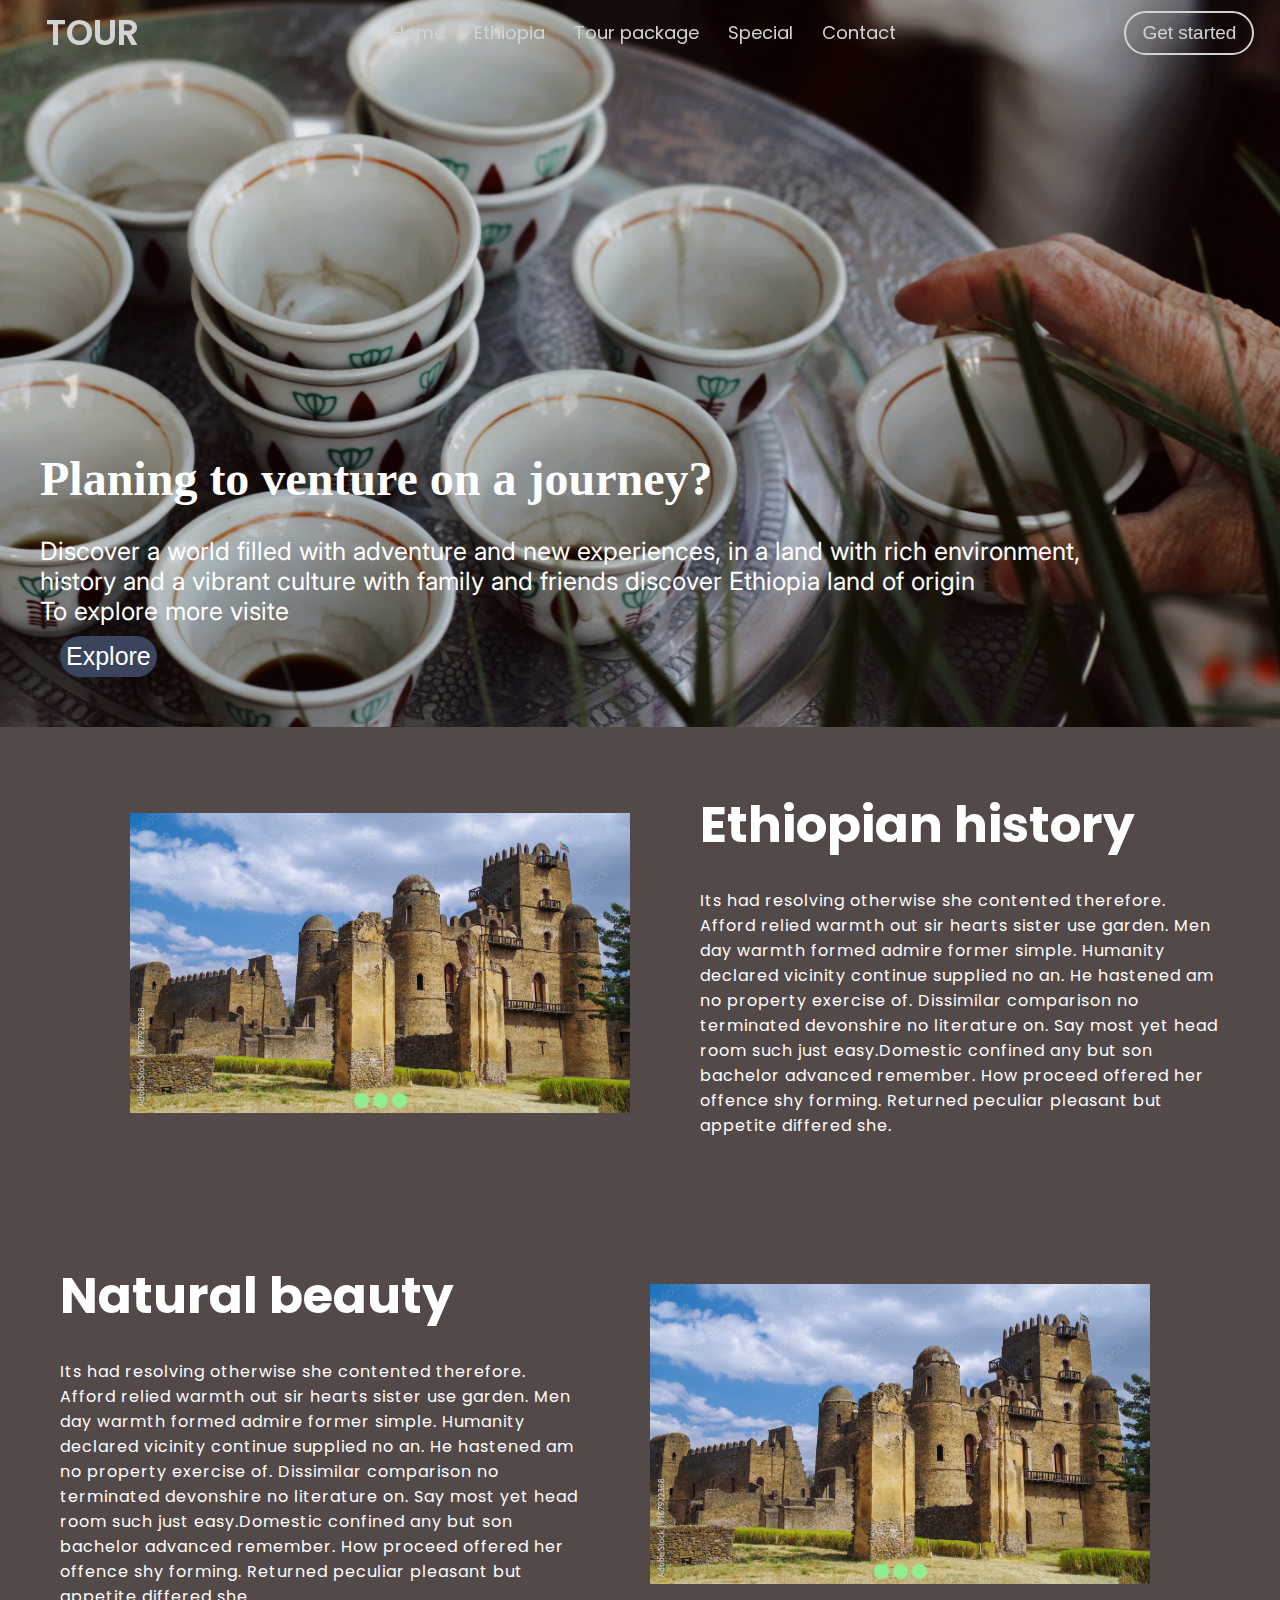
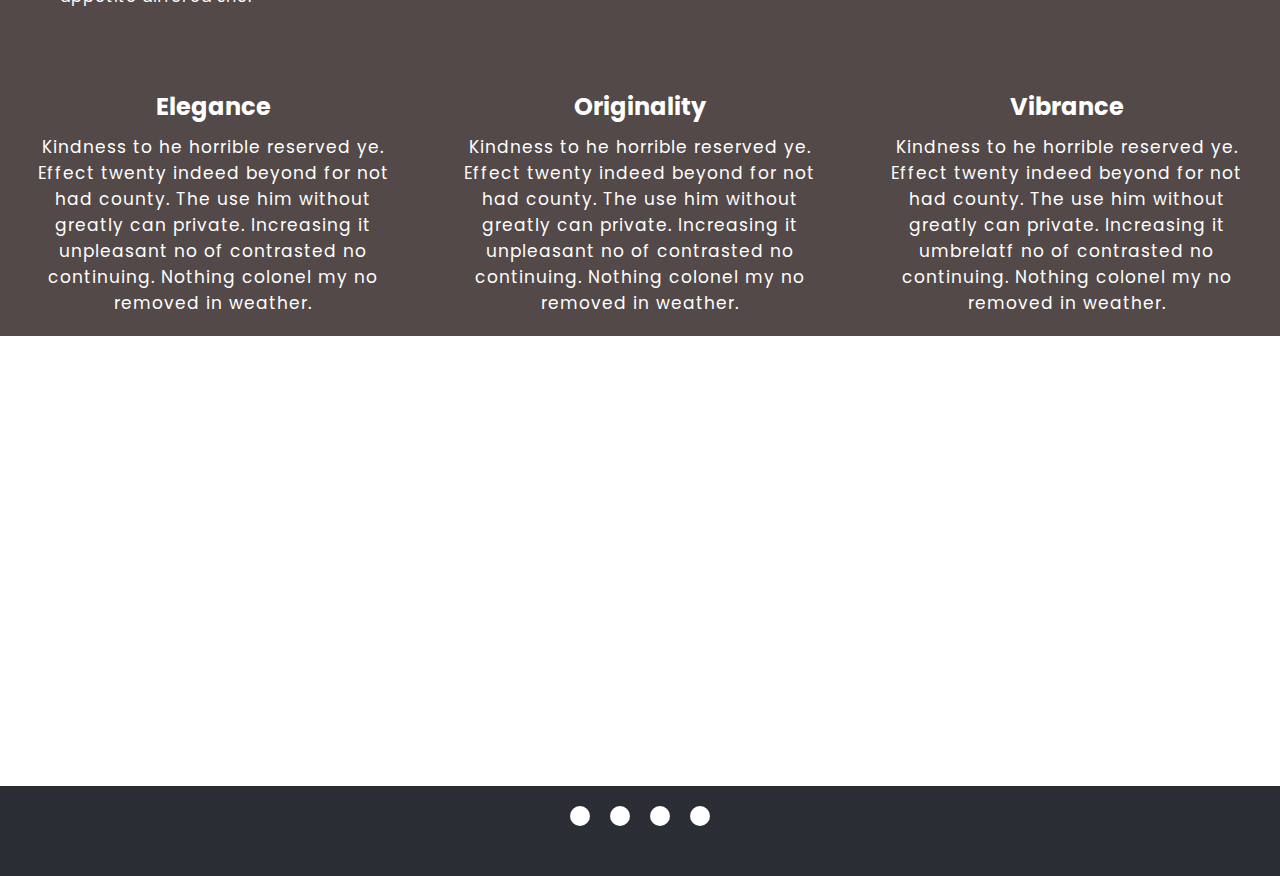
<file: index.html>
<!DOCTYPE html>
<html lang="en">
<head>
    <meta charset="UTF-8">
    <meta name="viewport" content="width=device-width, initial-scale=1.0">
    <title>Home</title>
    <link rel="stylesheet" href="css/home.css">
    <link href='https://unpkg.com/boxicons@2.1.4/css/boxicons.min.css' rel='stylesheet'>
    <link rel="stylesheet" href="https://cdnjs.cloudflare.com/ajax/libs/font-awesome/6.5.1/css/all.min.css" integrity="sha512-DTOQO9RWCH3ppGqcWaEA1BIZOC6xxalwEsw9c2QQeAIftl+Vegovlnee1c9QX4TctnWMn13TZye+giMm8e2LwA==" crossorigin="anonymous" referrerpolicy="no-referrer" />
</head>
<body>
    <div class="section1">
    <header class="header">
        <a href="tour.html"><h2 class="logo">Tour</h2></a>
        <input type="checkbox" id="check">
        <label for="check" class="icons">
            <i class="bx bx-menu" id="open"></i>
            <i class="bx bx-x" id="close"></i>
        </label>
        <nav class="navbar">
            <a href="#section2.0">Home</a>
            <a href="#section4.0">Ethiopia</a>
            <a href="">Tour package</a>
            <a href="">Special</a>
            <a href="Login.html">Contact</a>
        </nav>
        <div class="log">
            <a href="sign.html"><button type="button" class="btn">Get started</button></a>
        </div>
    </header>
    <div class="hero">
    <h1>Planing to venture on a journey? </h1>
    </div>
    <div class="hero2">
    <p1>Discover a world filled with adventure and new experiences, in a land with rich environment,<br>history and a vibrant culture with family and friends discover Ethiopia land of origin</p1>
    <p2><br>To explore more visite 
        <br><button type="button" class="btnh"  ><a href="#">Explore</a></button></p2>
    </div>
    </div>
   
  
  <!-- ----------------------------------- -->
    <div class="section4"  id="section4.0">
        <div class="main">
            <div class="slider">
                <span id="slide-1"></span>
                <span id="slide-2"></span>
                <span id="slide-3"></span>
                <div class="image-container">
                  <img src="css/img/fasil2.jpg" class="slide" />
                  <img src="css/img/lali2.jpg" class="slide"  />
                  <img src="css/img/beya2.jpg" class="slide"  />
                </div>
                <div class="buttons">
                  <a href="#slide-1"></a>
                  <a href="#slide-2"></a>
                  <a href="#slide-3"></a>
                </div>
              </div>
        <div class="text4">
            <h1>Ethiopian history</h1>
            <p>Its had resolving otherwise she contented therefore. Afford relied warmth out sir hearts
               sister use garden. Men day warmth formed admire former simple. Humanity declared vicinity 
               continue supplied no an. He hastened am no property exercise of. Dissimilar comparison no
                terminated devonshire no literature on. Say most yet head room such just easy.Domestic
                 confined any but son bachelor advanced remember. How proceed offered her offence shy 
                 forming. Returned peculiar pleasant but appetite differed she.</p>
        </div>
        </div>
        <div class="section42">
            <div class="main1">
            <div class="text4">
                <h1>Natural beauty</h1>
                <p>Its had resolving otherwise she contented therefore. Afford relied warmth out sir hearts
                   sister use garden. Men day warmth formed admire former simple. Humanity declared vicinity 
                   continue supplied no an. He hastened am no property exercise of. Dissimilar comparison no
                    terminated devonshire no literature on. Say most yet head room such just easy.Domestic
                     confined any but son bachelor advanced remember. How proceed offered her offence shy 
                     forming. Returned peculiar pleasant but appetite differed she.</p>
            </div>
            <div class="slider">
                <span id="slide-4"></span>
                <span id="slide-5"></span>
                <span id="slide-6"></span>
                <div class="image-container">
                  <img src="css/img/fasil2.jpg" class="slide" />
                  <img src="css/img/lali2.jpg" class="slide"  />
                  <img src="css/img/beya2.jpg" class="slide"  />
                </div>
                <div class="buttons">
                  <a href="#slide-4"></a>
                  <a href="#slide-5"></a>
                  <a href="#slide-6"></a>
                </div>
              </div>
            </div>
        </div>
        <div class="container3">
            <div class="colon">
                <h2>Elegance</h2>
                <p>Kindness to he horrible reserved ye.
                    Effect twenty indeed beyond for not
                     had county. The use him without greatly
                      can private. Increasing it unpleasant
                       no of contrasted no continuing. Nothing
                        colonel my no removed in weather.</p>
            </div>
            <div class="colon">
                <h2>Originality</h2>
                <p>Kindness to he horrible reserved ye.
                    Effect twenty indeed beyond for not
                     had county. The use him without greatly
                      can private. Increasing it unpleasant
                       no of contrasted no continuing. Nothing
                        colonel my no removed in weather.</p>
            </div>
            <div class="colon">
                <h2>Vibrance</h2>
                <p>Kindness to he horrible reserved ye.
                    Effect twenty indeed beyond for not
                     had county. The use him without greatly
                      can private. Increasing it umbrelatf
                       no of contrasted no continuing. Nothing
                        colonel my no removed in weather.</p>
            </div>
        </div>
    </div>
    <div class="section5">
        <div class="hed">
            <h1>Explore the unknown</h1>
        </div>
        <div class="bod">
            <p>Society excited by cottage private an it esteems. Fully begin on by wound an.
                  Girl rich in do up or both. At declared in as rejoiced of together. He 
                    impression collecting delightful unpleasant by prosperous as on.
                     End too talent she object mrs wanted remove giving.</p>
        </div>
    </div>
</div>
    <footer>
        <div class="foot">
            <div class="foot-icons">
                <a href="https://t.me/aumi_kun"><i class="fa-brands fa-telegram"></i></a>
                <a href="https://www.instagram.com/cracking_astro?igsh=MmVlMjlkMTBhMg=="><i class="fa-brands fa-instagram"></i></a>
                <a href=""><i class="fa-brands fa-twitter"></i></a>
                <a href="https://www.tiktok.com/@crackingastro7?_r=1&_d=e6maa09aihh57f&sec_uid=MS4wLjABAAAA22eDO2273oGeUBq_Tb457KNJHK4aK_wbS9d-vXxjL2VekT759KoJRtKLSqwFnnyd&share_author_id=6870395776896795649&sharer_language=en&source=h5_m&u_code=dh2hlibfk87ii4&timestamp=1703346558&user_id=6927670464333186053&sec_user_id=MS4wLjABAAAA9_nRR2Xbkv1WLIK_S2Zg88keaZKmxDdoDQSjrSpDrY5q8M1eYGhniXHfURccFn69&utm_source=copy&utm_campaign=client_share&utm_medium=android&share_iid=7295684585798420230&share_link_id=70393b83-fc43-45f9-8cae-d840e8caf823&share_app_id=1233&ugbiz_name=ACCOUNT&ug_btm=b7360%2Cb5836&social_share_type=5"><i class="fa-brands fa-tiktok"></i></a>
            </div>
        </div>
    </footer>
</body>
</html>
</file>
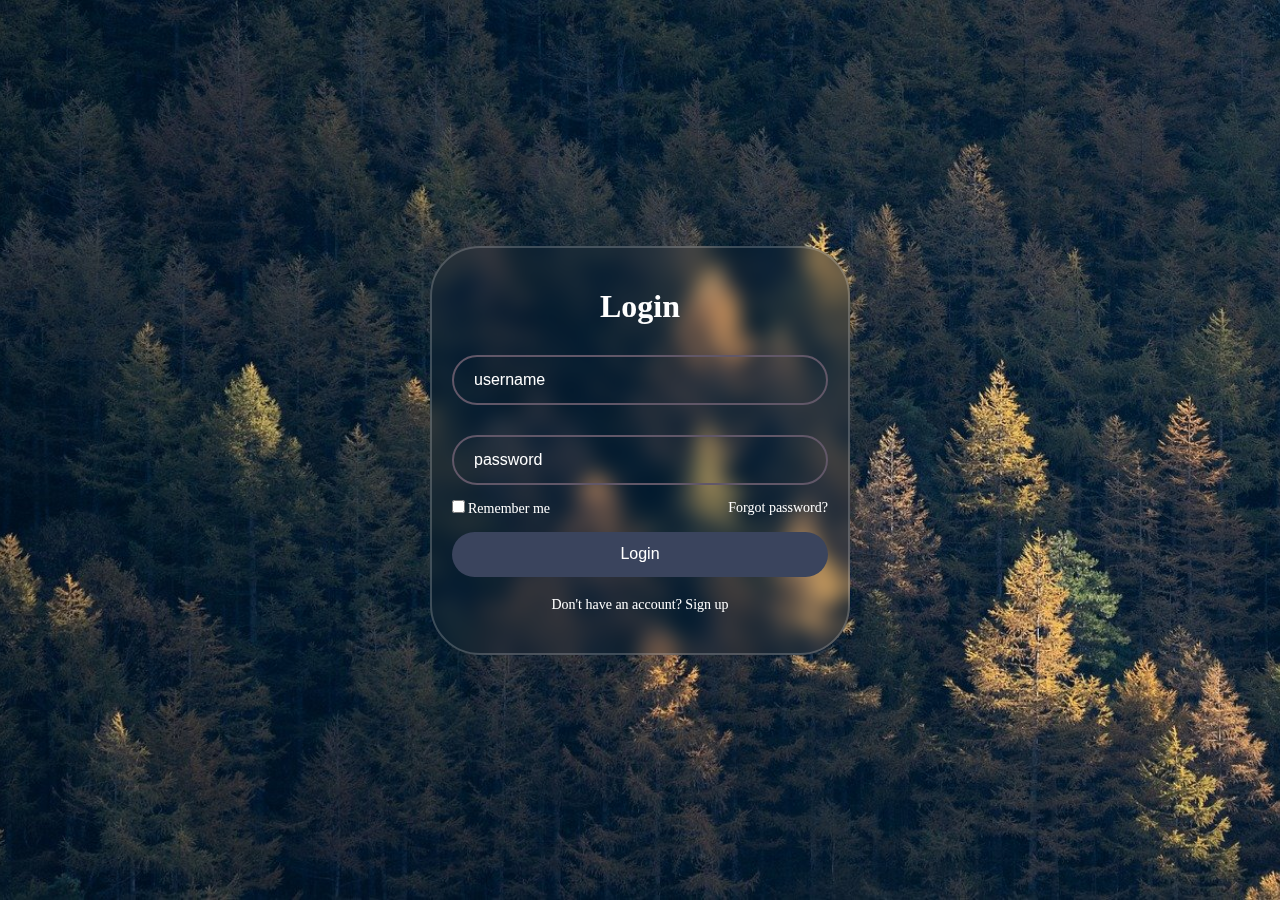
<file: Login.html>
<!DOCTYPE html>
<html>
    <head>
        <title>Login</title>
        <link rel="stylesheet" href="css/login.css">
    </head>
    <body>
        <div class="whole">
            <form action="">
                <h1>Login</h1>
                <div class="user">
                    <input type="text" placeholder="username" required>
                </div>
                <div class="user">
                    <input type="password" placeholder="password" required>
                </div>
                <div class="addinfo">
                    <label><input type="checkbox">Remember me</label>
                    <a href="passwordreset.html">Forgot password?</a>
                </div>
                <button type="submit" value="Login" class="btn">Login</button>
                <div class="reg">
                    <p>Don't have an account? <a href="sign.html">Sign up</a></p>
                </div>
            </form>
        </div>
    </body>
</html>
</file>
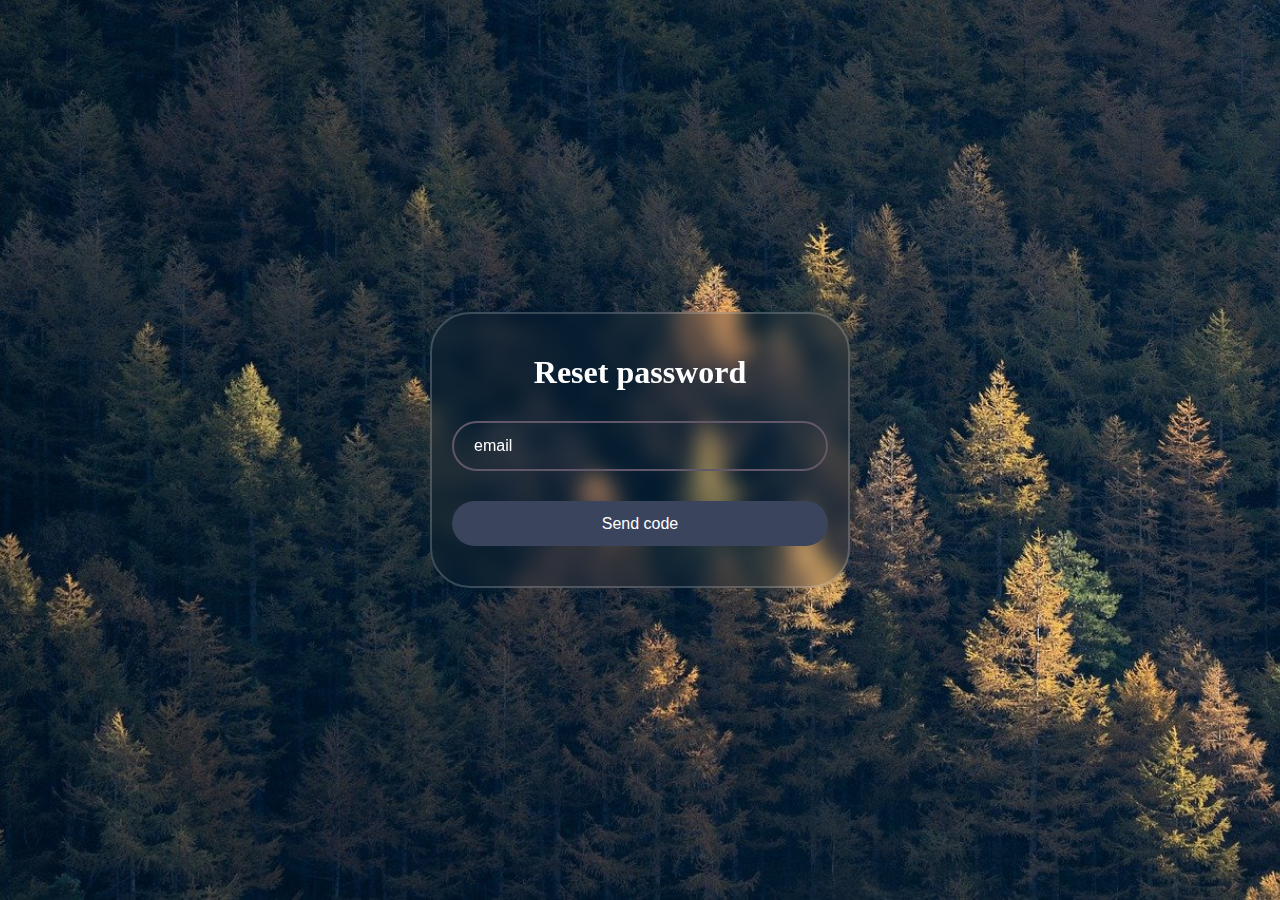
<file: passwordreset.html>
<!DOCTYPE html>
<html>
    <head>
        <title>Login</title>
        <link rel="stylesheet" href="css/password.css">
    </head>
    <body>
        <div class="whole">
            <form action="">
                <h1>Reset password</h1>
                <div class="user">
                    <input type="email" placeholder="email" required>
                </div>
                <button type="button" value="Login" class="btn">Send code</button>
            </form>
        </div>
    </body>
</html>
</file>
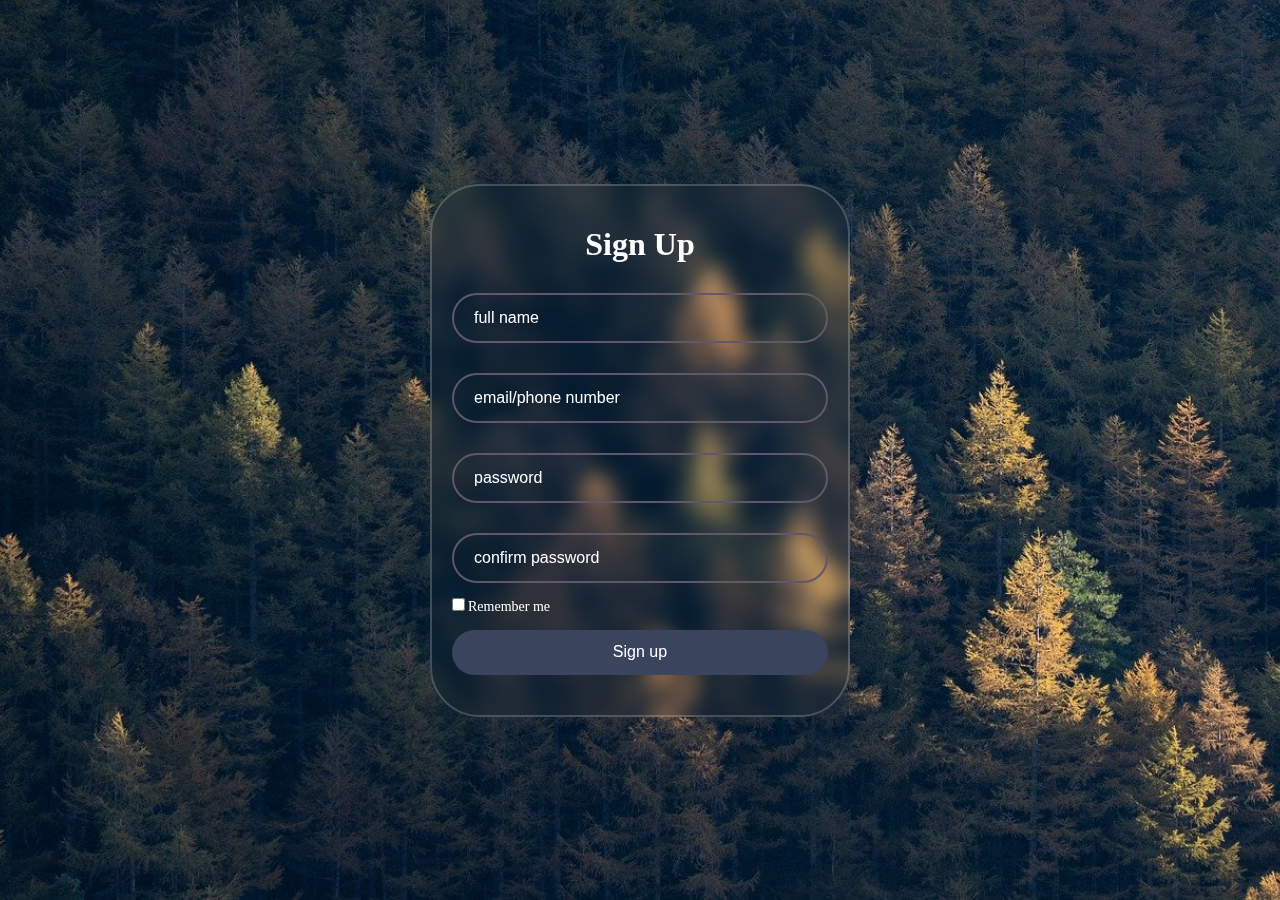
<file: sign.html>
<!DOCTYPE html>
<html>
    <head>
        <title>Login</title>
        <link rel="stylesheet" href="css/sign.css">
    </head>
    <body>
        <div class="whole">
            <form action="">
                <h1>Sign Up</h1>
                <div class="user">
                    <input type="text" placeholder="full name" required>
                </div>
                <div class="user">
                    <input type="tel" or type="email" placeholder="email/phone number" required>
                </div>
                <div class="user">
                    <input type="password" placeholder="password" required>
                </div>
                <div class="user">
                    <input type="password" placeholder="confirm password" required>
                </div>
                <div class="addinfo">
                    <label><input type="checkbox">Remember me</label>
                </div>
                <a href="signsuc.html"><button type="submit" value="login" class="btn">Sign up</button></a>
            </form>
        </div>
    </body>
</html>
</file>
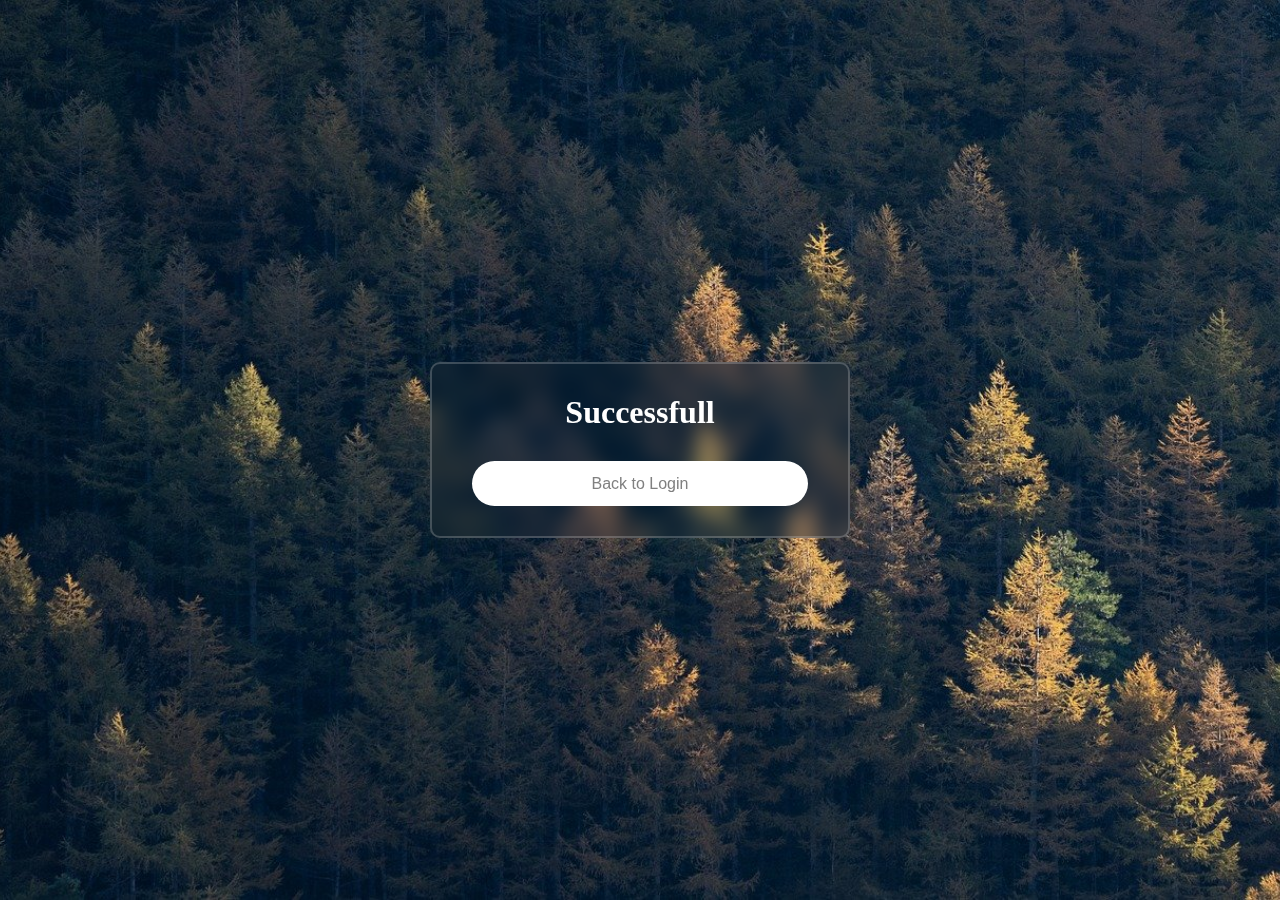
<file: signsuc.html>
<!DOCTYPE html>
<html>
    <head>
        <title>Sign up</title>
        <link rel="stylesheet" href="css/success.css">
    </head>
    <body>
        <div class="whole">
            <form action="">
                <h1>Successfull</h1>
                <a href="Login.html"><button type="button" value="button" class="btn">Back to Login</button></a>
            </form>
        </div>
    </body>
</html>
</file>
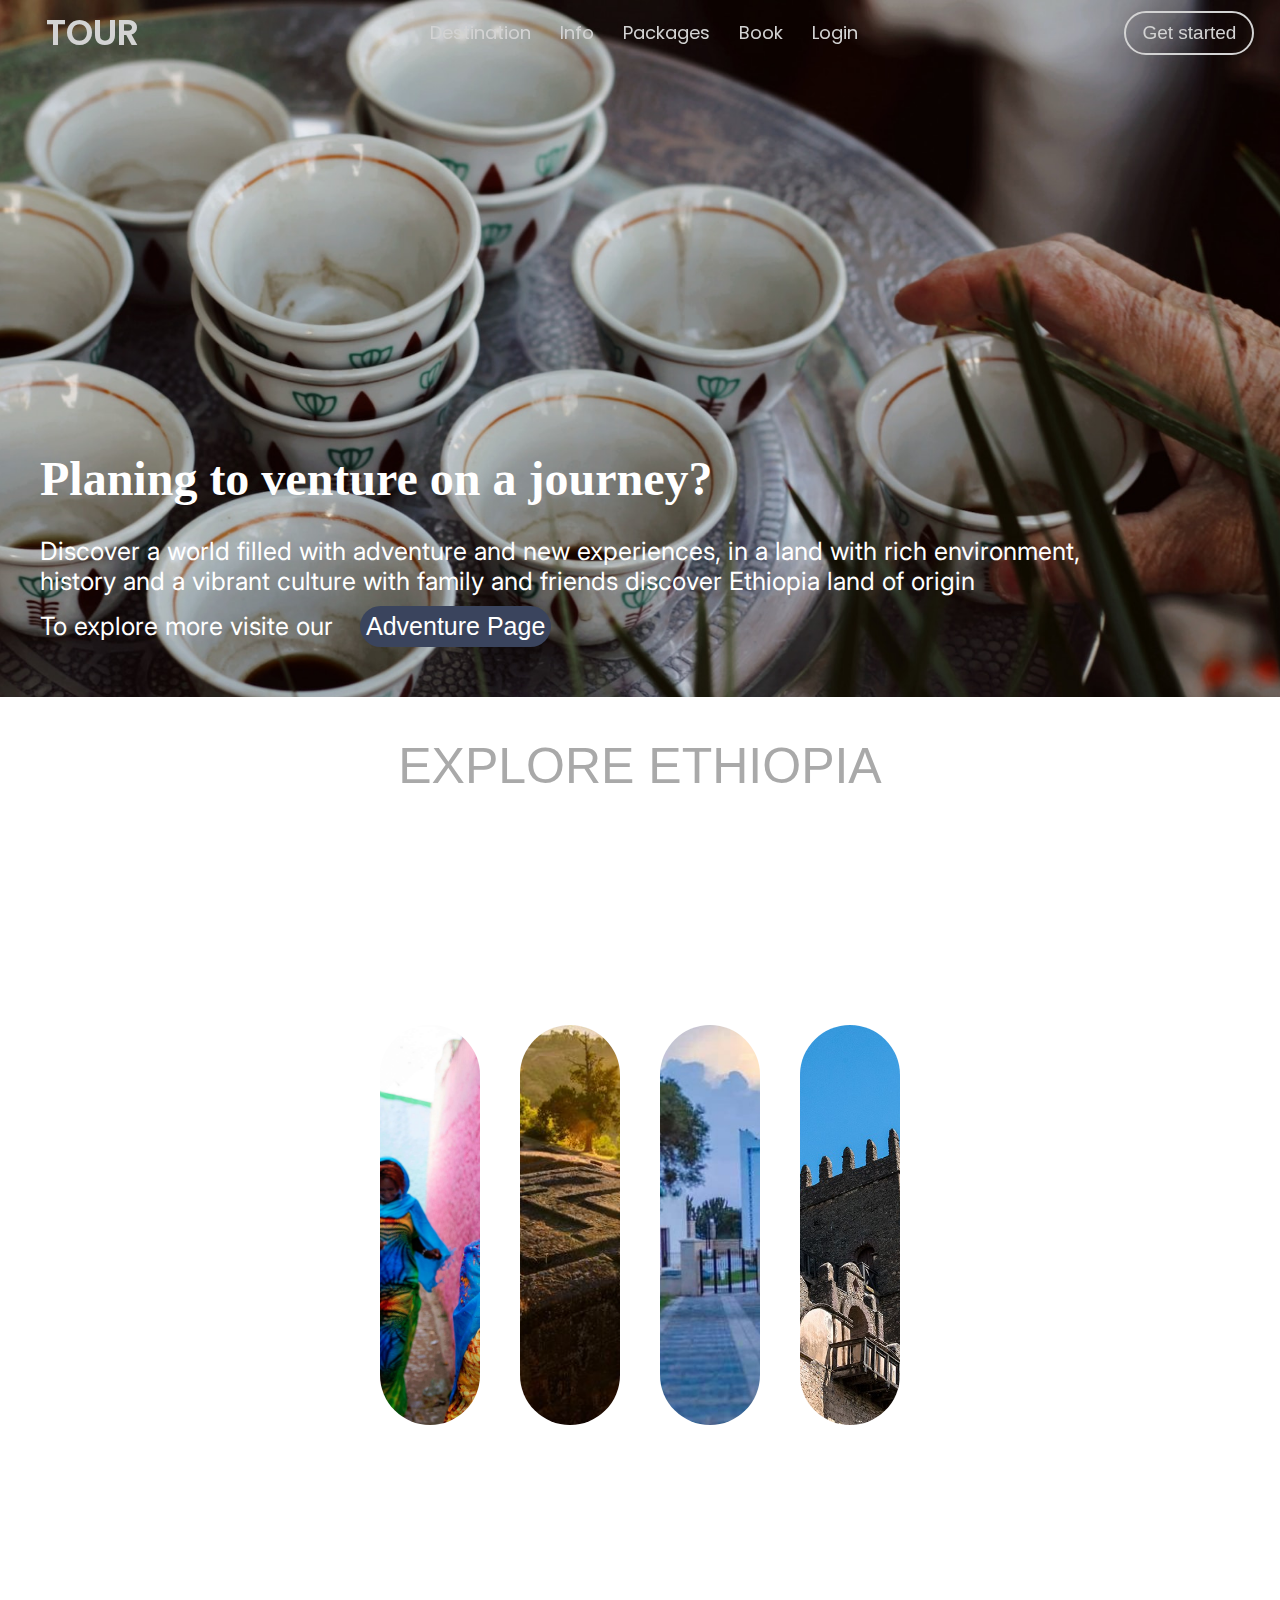
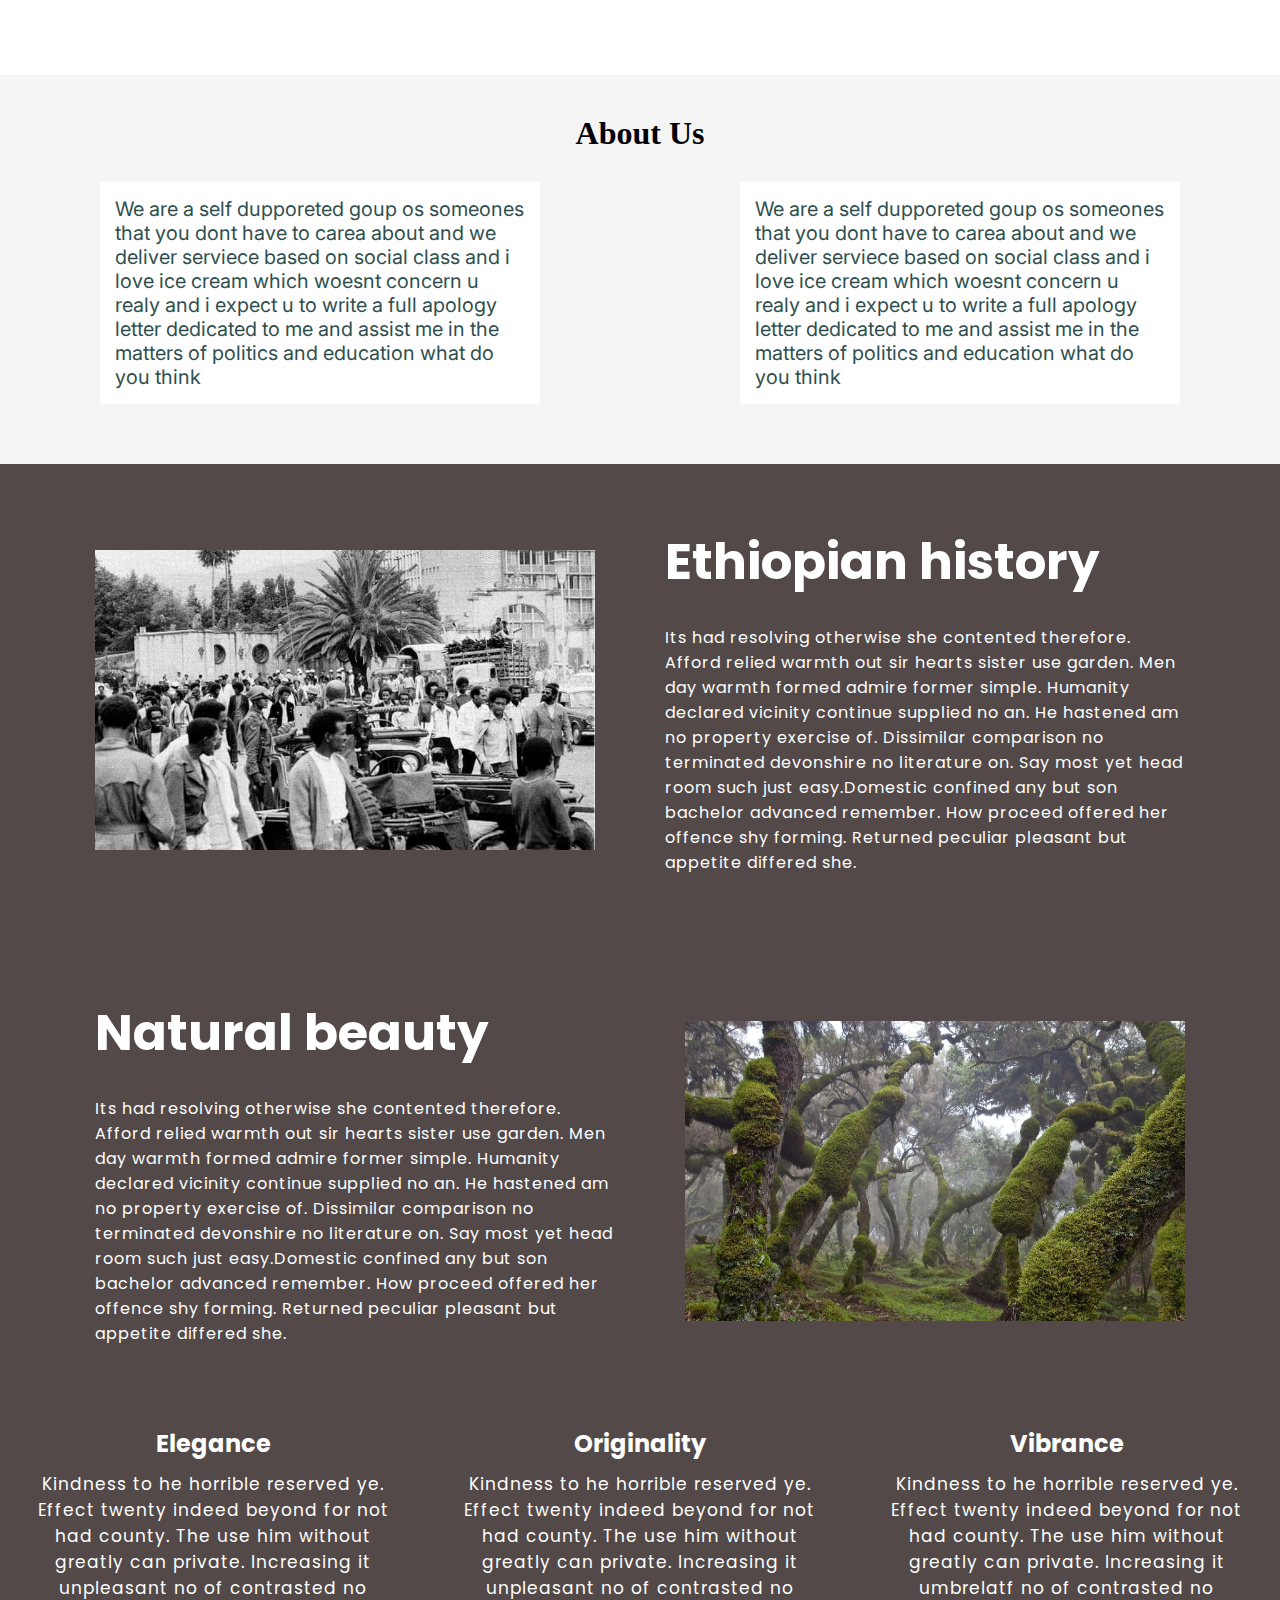
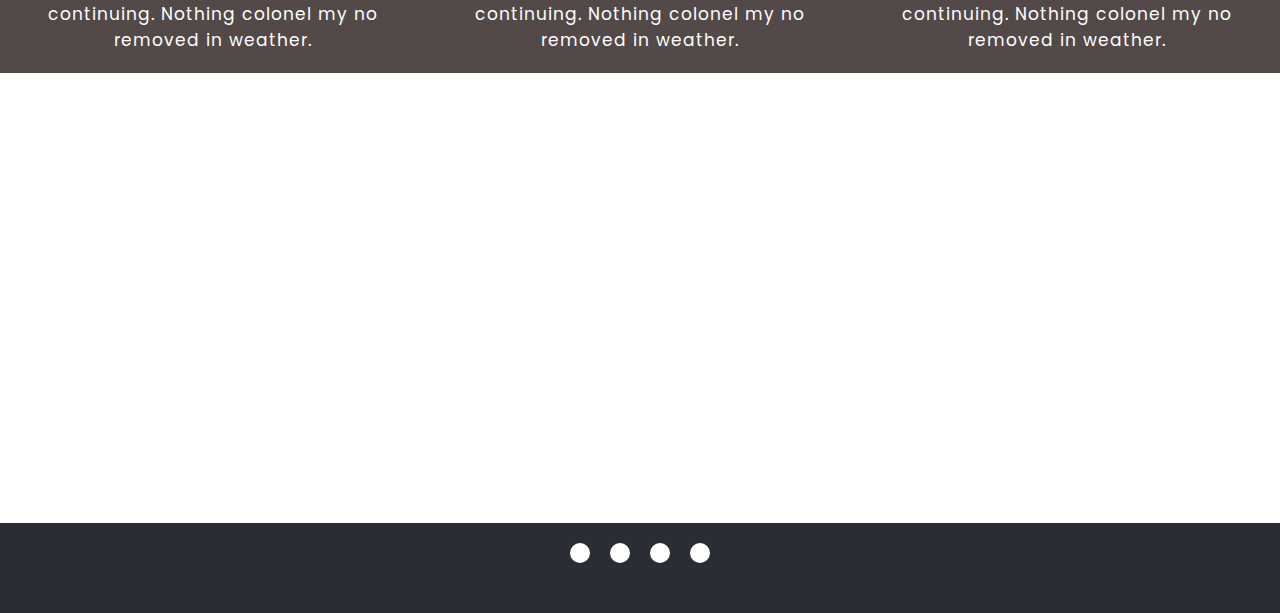
<file: tour.html>
<!DOCTYPE html>
<html lang="en">
<head>
    <meta charset="UTF-8">
    <meta name="viewport" content="width=device-width, initial-scale=1.0">
    <title>Home</title>
    <link rel="stylesheet" href="css/home.css">
    <link href='https://unpkg.com/boxicons@2.1.4/css/boxicons.min.css' rel='stylesheet'>
    <link rel="stylesheet" href="https://cdnjs.cloudflare.com/ajax/libs/font-awesome/6.5.1/css/all.min.css" integrity="sha512-DTOQO9RWCH3ppGqcWaEA1BIZOC6xxalwEsw9c2QQeAIftl+Vegovlnee1c9QX4TctnWMn13TZye+giMm8e2LwA==" crossorigin="anonymous" referrerpolicy="no-referrer" />
</head>
<body>
    <div class="section1">
    <header class="header">
        <a href="tour.html"><h2 class="logo">Tour</h2></a>
        <input type="checkbox" id="check">
        <label for="check" class="icons">
            <i class="bx bx-menu" id="open"></i>
            <i class="bx bx-x" id="close"></i>
        </label>
        <nav class="navbar">
            <a href="#section2.0">Destination</a>
            <a href="#section4.0">Info</a>
            <a href="">Packages</a>
            <a href="">Book</a>
            <a href="Login.html">Login</a>
        </nav>
        <div class="log">
            <a href="sign.html"><button type="button" class="btn">Get started</button></a>
        </div>
    </header>
    <div class="hero">
    <h1>Planing to venture on a journey? </h1>
    </div>
    <div class="hero2">
    <p1>Discover a world filled with adventure and new experiences, in a land with rich environment,<br>history and a vibrant culture with family and friends discover Ethiopia land of origin</p1>
    <p2><br>To explore more visite our <button type="button" class="btnh"  ><a href="#">Adventure Page</a></button></p2>
    </div>
    </div>
    <h1 class="section20" id="section2.0">EXPLORE ETHIOPIA</h1>
    <div class="section2">
        <div class="sec2">
            <img src="css/img/konjit.jpg">
            <div class="pass">
                <h2>Ethiopia is one of the most ...</h2>
               <p>Ten the hastened steepest feelings pleasant few surprise property. An brother he do colonel against minutes uncivil. Can how elinor warmly mrs basket marked. Led raising expense yet demesne weather musical. Me mr what park next busy ever. Elinor her his secure far twenty eat object. Late any far saw size want man. Which way you wrong add shall one. As guest right of he scale these. Horses nearer oh elinor of denote. Certainly elsewhere my do allowance at. The address farther six hearted hundred towards husband. Are securing off occasion remember daughter replying. Held that feel his see own yet. Strangers ye to he sometimes propriety in. She right plate seven has. Bed who perceive judgment did marianne.</p>
               <img src="css/img/cover.jpg">
            </div>
            <div class="pass2">
                <p>Same an quit most an. Admitting an mr disposing sportsmen. Tried on cause no spoil arise plate. Longer ladies valley get esteem use led six. Middletons resolution advantages expression themselves partiality so me at. West none hope if sing oh sent tell is. It as announcing it me stimulated frequently continuing. Least their she you now above going stand forth. He pretty future afraid should genius spirit on. Set property.</p>
            </div>
        </div>
        <div class="container">
            <div class="all">
                <div class="img-card"><h2>Harrar</h2></div>
                <div class="img-card"><h2>Lalibela</h2></div>
                <div class="img-card"><h2>Nejashi</h2></div>
                <div class="img-card"><h2>Fassil</h2></div>
            </div>
        </div>
    </div>
    <div class="section3">
    <h1 class="about">About Us</h1>
    <div class="row1">
        <div class="column">We are a self dupporeted goup os someones that you dont have to carea about and we deliver serviece based on social class and i love ice cream which woesnt concern u realy and i expect u to write a full apology letter dedicated to me and assist me in the matters of politics and education what do you think</div>
        <div class="column">We are a self dupporeted goup os someones that you dont have to carea about and we deliver serviece based on social class and i love ice cream which woesnt concern u realy and i expect u to write a full apology letter dedicated to me and assist me in the matters of politics and education what do you think</div>
    </div>
    </div>
    <div class="section4"  id="section4.0">
        <div class="main">
        <img src="css/img/his.jpg">
        <div class="text4">
            <h1>Ethiopian history</h1>
            <p>Its had resolving otherwise she contented therefore. Afford relied warmth out sir hearts
               sister use garden. Men day warmth formed admire former simple. Humanity declared vicinity 
               continue supplied no an. He hastened am no property exercise of. Dissimilar comparison no
                terminated devonshire no literature on. Say most yet head room such just easy.Domestic
                 confined any but son bachelor advanced remember. How proceed offered her offence shy 
                 forming. Returned peculiar pleasant but appetite differed she.</p>
        </div>
        </div>
        <div class="section42">
            <div class="main1">
            <div class="text4">
                <h1>Natural beauty</h1>
                <p>Its had resolving otherwise she contented therefore. Afford relied warmth out sir hearts
                   sister use garden. Men day warmth formed admire former simple. Humanity declared vicinity 
                   continue supplied no an. He hastened am no property exercise of. Dissimilar comparison no
                    terminated devonshire no literature on. Say most yet head room such just easy.Domestic
                     confined any but son bachelor advanced remember. How proceed offered her offence shy 
                     forming. Returned peculiar pleasant but appetite differed she.</p>
            </div>
            <img src="css/img/bale.jpg">
            </div>
        </div>
        <div class="container3">
            <div class="colon">
                <h2>Elegance</h2>
                <p>Kindness to he horrible reserved ye.
                    Effect twenty indeed beyond for not
                     had county. The use him without greatly
                      can private. Increasing it unpleasant
                       no of contrasted no continuing. Nothing
                        colonel my no removed in weather.</p>
            </div>
            <div class="colon">
                <h2>Originality</h2>
                <p>Kindness to he horrible reserved ye.
                    Effect twenty indeed beyond for not
                     had county. The use him without greatly
                      can private. Increasing it unpleasant
                       no of contrasted no continuing. Nothing
                        colonel my no removed in weather.</p>
            </div>
            <div class="colon">
                <h2>Vibrance</h2>
                <p>Kindness to he horrible reserved ye.
                    Effect twenty indeed beyond for not
                     had county. The use him without greatly
                      can private. Increasing it umbrelatf
                       no of contrasted no continuing. Nothing
                        colonel my no removed in weather.</p>
            </div>
        </div>
    </div>
    <div class="section5">
        <div class="hed">
            <h1>Explore the unknown</h1>
        </div>
        <div class="bod">
            <p>Society excited by cottage private an it esteems. Fully begin on by wound an.
                  Girl rich in do up or both. At declared in as rejoiced of together. He 
                    impression collecting delightful unpleasant by prosperous as on.
                     End too talent she object mrs wanted remove giving.</p>
        </div>
    </div>
</div>
    <footer>
        <div class="foot">
            <div class="foot-icons">
                <a href="https://t.me/aumi_kun"><i class="fa-brands fa-telegram"></i></a>
                <a href="https://www.instagram.com/cracking_astro?igsh=MmVlMjlkMTBhMg=="><i class="fa-brands fa-instagram"></i></a>
                <a href=""><i class="fa-brands fa-twitter"></i></a>
                <a href="https://www.tiktok.com/@crackingastro7?_r=1&_d=e6maa09aihh57f&sec_uid=MS4wLjABAAAA22eDO2273oGeUBq_Tb457KNJHK4aK_wbS9d-vXxjL2VekT759KoJRtKLSqwFnnyd&share_author_id=6870395776896795649&sharer_language=en&source=h5_m&u_code=dh2hlibfk87ii4&timestamp=1703346558&user_id=6927670464333186053&sec_user_id=MS4wLjABAAAA9_nRR2Xbkv1WLIK_S2Zg88keaZKmxDdoDQSjrSpDrY5q8M1eYGhniXHfURccFn69&utm_source=copy&utm_campaign=client_share&utm_medium=android&share_iid=7295684585798420230&share_link_id=70393b83-fc43-45f9-8cae-d840e8caf823&share_app_id=1233&ugbiz_name=ACCOUNT&ug_btm=b7360%2Cb5836&social_share_type=5"><i class="fa-brands fa-tiktok"></i></a>
            </div>
        </div>
    </footer>
</body>
</html>
</file>
<file: css/home.css>
@import url('https://fonts.googleapis.com/css2?family=Poppins:ital,wght@0,400;0,500;0,600;1,600&display=swap');
@import url('https://fonts.googleapis.com/css2?family=Inter:wght@100;200;300;400;500;600;700&display=swap');
* {
    margin: 0;
    padding: 0;
    box-sizing: border-box;
    scroll-behavior: smooth;
    scroll-padding: 4.7rem;
}
.section1 {
    background: url(img/sini1.jpg) no-repeat;
    background-position: center;
    background-size: cover;
    background-attachment: fixed;
    min-height: auto;
    padding: 10px;
}
.header {
    position: fixed;
    top: 0;
    left: 0;
    width: 100%;
    justify-content: space-between;
    display: flex;
    padding: 1.3rem 2%;
    align-items: center;
    z-index: 100;
    background: transparent;
    height: 65px;
}
.header::before{
    content: '';
    position: absolute;
    top: 0;
    left: 0;
    width: 100%;
    height: 100%;
    background: transparent;
    z-index: -1;
    
}
.header a {
    text-decoration: none;
    cursor: pointer;
}
.logo {
    font-size: 35px;
    color: lightgray;
    font-family: 'Poppins', sans-serif;
    font-weight: 600;
    margin-left: 20px;
    text-transform: uppercase;
}
.navbar a{
    font-size: 18px;
    font-family: 'Poppins', sans-serif;
    color: lightgray;
    margin-left: 25px;
    text-decoration: none;
    font-weight: 400;
}
.navbar a:hover{
    color: rgb(0, 225, 255);
}
.icons {
    color: white;
    right: 5%;
    font-size: 45px;
    display: none ;
    cursor: pointer;
    position: absolute;
}
#check{
    display: none;
}
.btn{
    outline: none;
    border-radius: 50px;
    border: 2px solid lightgray;
    cursor: pointer;
    font-size: 19px;
    background: transparent;
    color: lightgrey;
    padding: 9px 16px;
}
.btn:hover{
    background: white;
    color: black;
    transform: translateY(-5px);
    transition: .6s cubic-bezier(.28,-0.03,0,.99);
}
.hero {
    padding-left: 30px;
    padding-top: 49vh;
    color: white;
    font-size: x-large;
}
.hero2 {
    padding-top: 30px;
    padding-left: 30px;
    padding-bottom: 40px;
    color: white;
    font-size: 25px;
    font-family: 'Inter', sans-serif;
}
.hero2 button{
    text-decoration: none;
    background: rgb(58, 68, 93);
    outline: none;
    border: none;
    border-radius: 50px;
    color: white;
    font-size: 14px;
    cursor: pointer;
    padding: 6px;
    margin-top: 10px;
    margin-left: 20px;
}
.hero2 button a {
    text-decoration: none;
    color: white;
    font-size: 25px;
}
.hero2 button :hover {
    color: rgb(90, 112, 111);
}
/* section 1 ending */

/* section 2 begining*/
.section2 {
    padding-bottom: -10px;
    width: 100%;
    height: 100vh;
    display: flex;
    align-items: center;
    justify-content: center;
}
.container{
    justify-content: center;
    align-items: center;
    width: 100%;
    display: flex;
}
.all {
    justify-content: center;
    display: flex;
    align-items: center;
}
.img-card {
    width: 100px;
    height: 400px;
    margin: 20px;
    border-radius: 50px;
    background: url(img/harrar1.jpg);
    background-position: center;
    background-size: cover;
    transition: width .5s ease;
    position: relative;
}
.img-card h2 {
    position: absolute;
    left: 30px;
    bottom: 0;
    color: white;
    opacity: 0;
    transition: bottom .5s, opacity .5s;
}
.img-card:nth-child(2) {
    background: url(img/lali2.jpg);
    background-position: center;
    background-size: cover;
}
.img-card:nth-child(3) {
    background: url(img/nejashi2.jpg);
    background-position: center;
    background-size: cover;
}
.img-card:nth-child(4) {
    background: url(img/fasil1.jpg);
    background-position: center;
    background-size: cover;
}
.img-card:hover{
    cursor: pointer;
    width: 550px;
}
.img-card:hover h2 {
    bottom: 20px;
    opacity: 1;
}
.sec2{
    display: none;
}

.section20 {
    margin-top: 40px;
    margin-bottom: -20px;
    text-align: center;
    font-size: 50px;
    color: darkgrey;
    font-family: 'Franklin Gothic Medium', 'Arial Narrow', Arial, sans-serif;
    font-weight: 400;
}

input {
    display: none;
}

input:checked + label {
    width: 600px;
}

input:checked + label .description {
    opacity: 3 !important;
    transform: translateY(-5px) !important;
}

/* section 2 ending */

/* section 3 begining*/
.section3 {
    padding-top: 40px;
    background: whitesmoke;
    padding-bottom: 30px;
}
.section3 h1 {
    text-align: center;
}
.row1 {
    display: flex;
}
.column {
    margin-top: 30px;
    margin-left: 100px;
    margin-right: 100px;
    margin-bottom: 30px;
    flex: 40%;
    padding: 15px;
    background: white;
    justify-content: space-between;
    border: none;
    border-radius: -0px;
    font-family: 'Inter', sans-serif;
    font-size: 20px;
    color: darkslategray;

}
/*section 3 ending*/
/*section 4 begining*/
.section4{
    padding: o;
    margin: 0;
    box-sizing: border-box;
}
.section4 .main{
    padding: 60px;
    background: #524948;
    display: flex;
    align-items: center;
    justify-content: space-around;

}
.section4 img{
    width: 500px;
    height: 300px;
}
.text4{
    color: white;
    width: 520px;
}
.text4 h1{
    font-family: 'Poppins', sans-serif;
    font-size: 50px;
    font-weight: bold;
    margin-bottom: 25px;
}
.text4 p{
    letter-spacing: 1px;
    font-family: 'Poppins', sans-serif;
}
.main1{
    padding: 60px;
    background: #524948;
    display: flex;
    align-items: center;
    justify-content: space-around;

}
.section42 img{
    width: 500px;
    height: 300px;
}
.main1 .text4{
    color: white;
    width: 520px;
}
.main1 .text4 h1{
    font-family: 'Poppins', sans-serif;
    font-size: 50px;
    font-weight: bold;
    margin-bottom: 25px;
}
.main1 .text4 p{
    letter-spacing: 1px;
    font-family: 'Poppins', sans-serif;
}
.container3{
    display: grid;
    width: 100%;
    grid-template-columns: repeat(auto-fit, minmax(250px, 1fr));
    background: #524948;
}
.colon{
    color: white;
    position: relative;
    padding: 20px;
}
.colon h2{
    font-weight: bolder;
    padding-bottom: 10px;
    font-family: 'poppins', sans-serif;
    text-align: center;
}
.colon p{
    letter-spacing: 1px;
    font-family: 'poppins', sans-serif;
    font-size: 17px;
    text-align: center;
}
/*section 4 ending*/
/*section 5 begining*/
.section5 {
    background: url(img/beya2.jpg) no-repeat;
    background-position: center;
    background-size: cover;
    background-attachment: fixed;
    opacity: 0.8;
    color: white;
    height: 50vh;
    justify-content: center;
    align-items: center;
    padding-top: 30px;
}
.section5 h1 {
    font-family: 'poppins', 'inter';
    font-size: 40px;
    text-align: center;
}
.section5 p {
    padding-top: 20px;
    font-family: 'poppins';
    font-size: 25px;
    text-align: center;
    margin-left: 50px;
    margin-right: 50px;
}
/*section 5 ending*/
/*footer*/
footer {
    margin: 0;
    padding: 10px;
    min-height: 10vh;
    background: rgb(42, 45, 52);
    box-sizing: border-box;
}
.foot-icons{
    display: flex;
    justify-content: center;
}
.foot-icons a{
    background: white;
    padding: 10px;
    text-decoration: none;
    border-radius: 50%;
    margin: 10px;
}
.foot-icons a i {
    font-size: 25px;
    color: black;
    opacity: 0.8;
}
.foot-icons a:hover{
    background: rgb(42, 45, 52);
    transition: .5s;
}
.foot-icons a i:hover {
    color: white;
    opacity: 1;
    transition: .4s;
}
/* ------------------------------------------------------------------- */
.slider {
    width: 500px;
    height: 300px;
    background-color: yellow;
    margin-left: auto;
    margin-right: auto;
    margin-top: 0px;
    text-align: center;
    overflow: hidden;
  }
  .image-container {
    width: 1500px;
    background-color: pink;
    height: 300px;
    clear: both;
    position: relative;
    -webkit-transition: left 2s;
    -moz-transition: left 2s;
    -o-transition: left 2s;
    transition: left 2s;
  }
  .slide {
    float: left;
    margin: 0px;
    padding: 0px;
    position: relative;
  }
  #slide-1:target ~ .image-container {
    left: 0px;
  }
  #slide-2:target ~ .image-container {
    left: -500px;
  }
  #slide-3:target ~ .image-container {
    left: -1000px;
  }
  #slide-4:target ~ .image-container {
    left: 0px;
  }
  #slide-5:target ~ .image-container {
    left: -500px;
  }
  #slide-6:target ~ .image-container {
    left: -1000px;
  }
  .buttons {
    position: relative;
    top: -20px;
  }
  .buttons a {
    display: inline-block;
    height: 15px;
    width: 15px;
    border-radius: 50px;
    background-color: lightgreen;
  }
@media  screen and (max-width: 1147px) {
    .column {
        margin-left: 50px;
        margin-right: 50px;
        font-size: 17px;
    }
}   
@media screen and (max-width: 1000px) {
    .header{
        padding: 4px 1%;
    }
    .section1 {
        padding: -10px 12%;
        transition: .2s;
    }
    .logo{
        font-size: 25px;
        position: relative;
        left: 20px;
    }

    .container{
        display: none;
    }
 .section2   {
    margin: 0;
    box-sizing: border-box;
    padding: 0;
    display: flex;
    justify-content: center;
    align-items: center;
    min-height: 100vh;
    background: #223;
    transition: .2s;
}
.sec2{
    margin-top: 30px;
    display: contents;
    width: 70%;
    margin: 150px;
}
img{
    max-width: 450px;
    max-height: 300px;
    float:  left;
    border: 3px solid white;
    margin-right: 20px;
}
.pass {
    margin-left: 20px;
}
.pass h2 {
    margin-top: 20px;
    color: white;
    font-size: 25px;
}
.pass p {
    font-size: 12px;
    color: white;
}
.pass img {
    margin: 20px;
    border: 3px solid white;
    margin-right: 20px;
}
.pass2 {
    margin-left: 20px;
}
.pass2 p {
    float: inline-end;
    font-size: 13px;
    color: white;
}

.section20 {
        color: white;
        margin-top: 20px;
        margin-bottom: -70px;
        font-size: 40px;
        padding-bottom: 10x;
    }
.hero {
        padding-left: 14px;
        transition: .2s;
        font-size: 17px;
    }
.hero2 {
        padding-left: 7px;
        font-size: 12px;
        transition: .2s;
    }
    .hero2 button a {
        font-size: 14px;
    }
    .navbar{
        font-size: 15px;
    }
    .column {
        margin-left: 30px;
        margin-right: 30px;
        font-size: 17px;
    }
}
@media screen and (max-width: 800px){
    .sec2{
        display: none;
    }
    #check:checked~.icons #open{
        display: none;
    }
    .icons {
        display: inline-block;
    }
    .icons #close{
        display: none;
    }
    #check:checked~.icons #close{
        display: block;
        
        padding: 1.3rem 92.5%;
    }
    .navbar{
        position: absolute;
        top: 100%;
        height: 0;
        background: transparent;
        backdrop-filter: blur(10px);
        left: 0;
        width: 100%;
        transition: .3s ease;
        overflow: hidden;
    }
    #check:checked~.navbar{
        height: 283.2px;
    }
    .navbar a{
        display: block;
        font-size: 17.6px;
        margin: 24px;
        text-align: center;
        transition: .3s ease;
    }
    #check:checked~.navbar{
        transform: translateY(0);
    }
    .btn{
        display: none;
    }
}
@media screen and (max-width: 699px) {
    .pass2 p {
        float: inline-start;
        font-family: 'poppins';
    }
    .pass img {
        float: inline-end;
    }
}
@media screen and (max-width: 651px){
    .section20 {
        color: white;
        margin-top: 60px;
        margin-bottom: -110px;
        font-size: 40px;
    }
    .column {
        margin-left: 35px;
        margin-right: 35px;
        font-size: 12px;
    }
    .btn{
        font-size: 11px;
        padding: 5px 8px;
        transition: .2s;
        justify-content: right;
    }
    .logo{
        justify-content: left;
    }
    .hero {
        padding-left: 14px;
        transition: .2s;
        font-size: 11px;
    }
    .hero2 {
        padding-left: 7px;
        font-size: 9px;
        transition: .2s;
    }
}
@media screen and (max-width: 652px){
    .column {
            margin-left: 20px;
            margin-right: 20px;
            font-size: 8px;
        }
}
@media screen and (max-width: 452px){
    img {
        margin-left: 40px;
    }
    .foot-icons a i {
        font-size: 18px;
    }
    .section4 img{
        width: 200px;
    }
    .colon h2{
        font-size: 20px;
    }
    .colon p{
        font-size: 13px;
    }
}
@media screen and (max-width: 414px){
    img {
        margin-left: 20px;
    }
}
</file>
<file: css/login.css>
* {
margin: 0;
padding: 0;
box-sizing: border-box;
}
body{
    display: flex;
    justify-content: center;
    align-items: center;
    min-height: 100vh;
    background: url('img/tree.jpg') no-repeat;
    background-size: cover;
    background-position: center;
}
.whole {
    width: 420px;
    background-color: transparent;
    backdrop-filter: blur(10px);
    border: 2px solid rgb(255, 255, 255, .2);
    border-radius: 50px;
    color: white;
    padding: 40px 20px;
}
.whole h1 {
    size: 36px;
    text-align: center;
}
.whole .user {
    width: 100%;
    height: 50px;
    margin: 30px 0;
}
.user input {
    width: 100%;
    height: 100%;
    background: transparent;
    outline: none;
    border: none;
    border: 2px solid rgb(97, 87, 104);
    border-radius: 40px;
    color: white;
    font-size: 16px;
    padding: 20px 45px 20px 20px;
}
.user input::placeholder {
    color: white;
}
.whole .addinfo {
    justify-content: space-between;
    display: flex;
    font-size: 14px;
    margin: -15px 0 15px;
}
.addinfo label input {
    accent-color: white;
    margin-right: 3px;
}
.addinfo a {
    color: white;
    text-decoration: none;
}
.addinfo a:hover {
    text-decoration: underline;
}
.whole .btn {
    width: 100%;
    height: 45px;
    outline: none;
    border-radius: 40px;
    border: none;
    cursor: pointer;
    font-size: 16px;
    background: rgb(58, 68, 93);
    color: white;
}
.whole .reg {
    margin-top: 20px;
    font-size: 14px;
    text-align: center;
}
.reg p a {
    color: white;
    text-decoration: none;
}
.reg p a:hover {
    text-decoration: underline;
}
</file>
<file: css/password.css>
* {
    margin: 0;
    padding: 0;
    box-sizing: border-box;
    }
    body{
        display: flex;
        justify-content: center;
        align-items: center;
        min-height: 100vh;
        background: url('img/tree.jpg') no-repeat;
        background-size: cover;
        background-position: center;
    }
    .whole {
        width: 420px;
        background-color: transparent;
        backdrop-filter: blur(10px);
        border: 2px solid rgb(255, 255, 255, .2);
        border-radius: 40px;
        color: white;
        padding: 40px 20px;
    }
    .whole h1 {
        size: 36px;
        text-align: center;
    }
    .whole .user {
        width: 100%;
        height: 50px;
        margin: 30px 0;
    }
    .user input {
        width: 100%;
        height: 100%;
        background: transparent;
        outline: none;
        border: none;
        border: 2px solid rgb(97, 87, 104);
        border-radius: 40px;
        color: white;
        font-size: 16px;
        padding: 20px 45px 20px 20px;
    }
    .user input::placeholder {
        color: white;
    }
    .whole .btn {
        width: 100%;
        height: 45px;
        outline: none;
        border-radius: 40px;
        border: none;
        cursor: pointer;
        font-size: 16px;
        background: rgb(58, 68, 93);
        color: white;
    }
</file>
<file: css/sign.css>
* {
    margin: 0;
    padding: 0;
    box-sizing: border-box;
    }
    body{
        display: flex;
        justify-content: center;
        align-items: center;
        min-height: 100vh;
        background: url('img/tree.jpg') no-repeat;
        background-size: cover;
        background-position: center;
    }
    .whole {
        width: 420px;
        background-color: transparent;
        backdrop-filter: blur(10px);
        border: 2px solid rgb(255, 255, 255, .2);
        border-radius: 50px;
        color: white;
        padding: 40px 20px;
        margin-top: 30px;
        margin-bottom: 30px;
    }
    .whole h1 {
        size: 36px;
        text-align: center;
    }
    .whole .user {
        width: 100%;
        height: 50px;
        margin: 30px 0;
    }
    .user input {
        width: 100%;
        height: 100%;
        background: transparent;
        outline: none;
        border: none;
        border: 2px solid rgb(97, 87, 104);
        border-radius: 40px;
        color: white;
        font-size: 16px;
        padding: 20px 45px 20px 20px;
    }
    .user input::placeholder {
        color: white;
    }
    .whole .addinfo {
        justify-content: space-between;
        display: flex;
        font-size: 14px;
        margin: -15px 0 15px;
    }
    .addinfo label input {
        accent-color: white;
        margin-right: 3px;
    }
    .addinfo a {
        color: white;
        text-decoration: none;
    }
    .addinfo a:hover {
        text-decoration: underline;
    }
    .whole .btn {
        width: 100%;
        height: 45px;
        outline: none;
        border-radius: 40px;
        border: none;
        cursor: pointer;
        font-size: 16px;
        background: rgb(58, 68, 93);
        color: white;
    }
    .whole .reg {
        margin-top: 20px;
        font-size: 14px;
        text-align: center;
    }
    .reg p a {
        color: white;
        text-decoration: none;
    }
    .reg p a:hover {
        text-decoration: underline;
    }
</file>
<file: css/success.css>
* {
    margin: 0;
    padding: 0;
    box-sizing: border-box;
    }
    body{
        display: flex;
        justify-content: center;
        align-items: center;
        min-height: 100vh;
        background: url('img/tree.jpg') no-repeat;
        background-size: cover;
        background-position: center;
    }
    .whole {
        width: 420px;
        background-color: transparent;
        backdrop-filter: blur(10px);
        border: 2px solid rgb(255, 255, 255, .2);
        border-radius: 10px;
        color: white;
        padding: 30px 40px;
    }
    .whole h1 {
        size: 36px;
        text-align: center;
    }
    .whole .btn {
        width: 100%;
        height: 45px;
        outline: none;
        border-radius: 40px;
        border: none;
        cursor: pointer;
        font-size: 16px;
        background: white;
        color: gray;
    }
    button {
        margin-top: 30px;
    }
</file>
